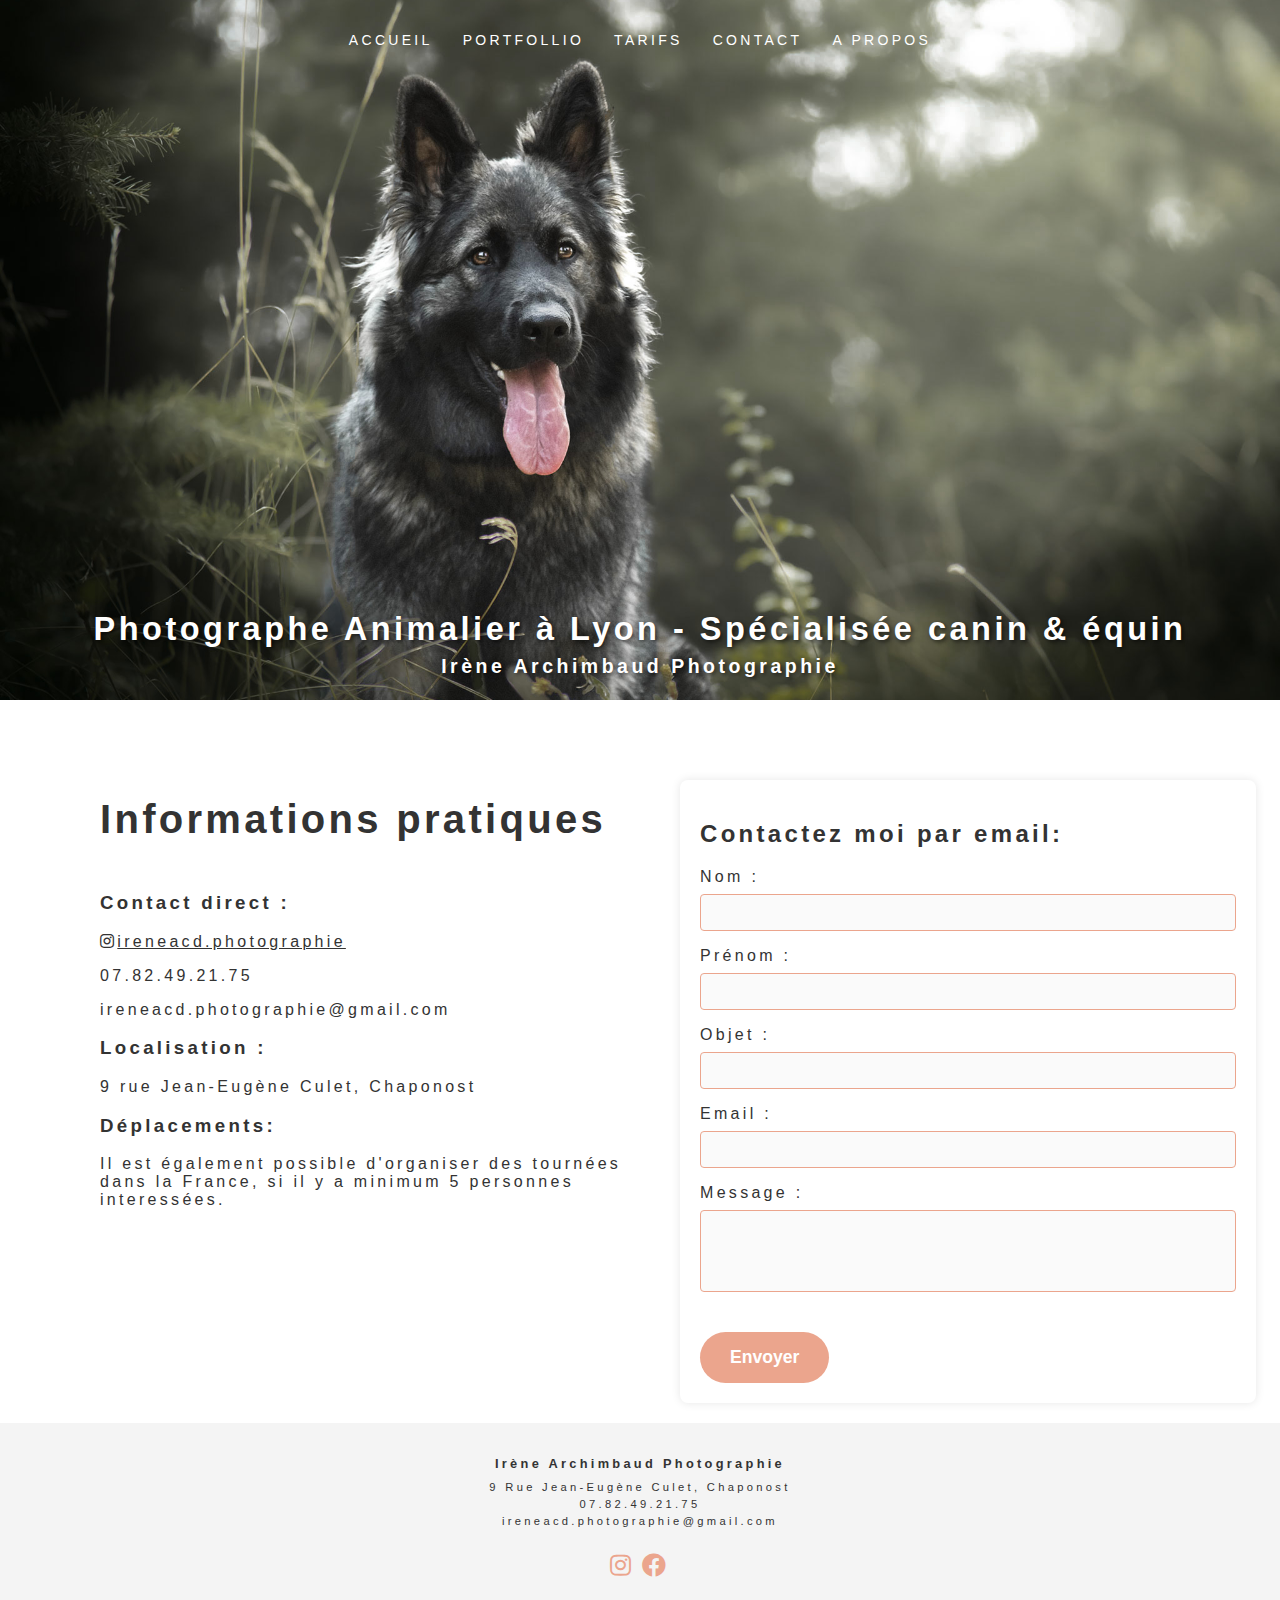
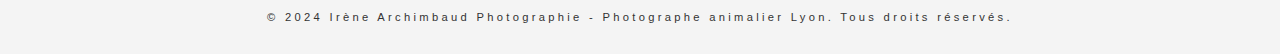
<file: app/pages/contact.html>
<!DOCTYPE html>
<html lang="fr">
    <head>
        <meta charset="UTF-8">
        <meta name="viewport" content="width=device-width, initial-scale=1">
        <title>Contact - Photographe Animalier Lyon - Irène Archimbaud</title>
        <meta name="description" content="Photographe animalier à Lyon spécialisée en photographie canine et équine. Shooting photo pour chiens, chevaux et animaux de compagnie en Rhône-Alpes.">
        <meta name="keywords" content="photographe animalier Lyon, photographe canin Lyon, shooting photo chien Lyon, photographe animalier Rhône-Alpes">
        <meta name="author" content="Irène Archimbaud">
        <link rel="stylesheet" type="text/css" href="../style.css">
        <link rel="stylesheet" href="https://cdnjs.cloudflare.com/ajax/libs/font-awesome/5.15.4/css/all.min.css">
        <link rel="icon" href="./img/photo-chien-dalmation-chiot-yeux-vairons-bleu-icon.png" type="image/x-icon">
        <meta property="og:title" content="Photographe Animalier Lyon - Irène Archimbaud">
        <meta property="og:description" content="Shooting photo pour chiens, chevaux et animaux de compagnie à Lyon et Rhône-Alpes.">
        <meta property="og:image" content="./img/photo-chien-dalmation-chiot-yeux-vairons-bleu-icon">
        <meta property="og:url" content="https://www.irene-archimbaud-photographie.fr">
        <meta name="robots" content="index, follow">
        <script src="../script.js"></script>
    </head>
    <body>

        <!-- NAV -->
        <nav class="menu-desktop">
            <ul>
                <li><a href="../index.html">ACCUEIL</a></li>
                <li><a href="./portfollio.html">PORTFOLLIO</a></li>
                <li><a href="./tarifs.html">TARIFS</a></li>
                <li><a href="./contact.html">CONTACT</a></li>
                <li><a href="./a-propos.html">A PROPOS</a></li>
            </ul>
        </nav>
        <nav class="menu-mobile">
            <ul>
                <li><a href="../index.html">ACCUEIL</a></li>
                <li><a href="./portfollio.html">PORTFOLLIO</a></li>
                <li><a href="./tarifs.html">TARIFS</a></li>
                <li><a href="./contact.html">CONTACT</a></li>
                <li><a href="./a-propos.html">A PROPOS</a></li>
            </ul>
        </nav>
        <div class="burger" onclick="toggleMenu()"><i class="fas fa-bars fa-lg"></i></div>
        <!-- END NAV -->

        <!-- HEADER -->
        <header class="contact-header" title="Irène Archimbaud Photographie">
            <div class="header-text">
                <h1>Photographe Animalier à Lyon - Spécialisée canin & équin</h1>
                <h2>Irène Archimbaud Photographie</h2>
            </div>
        </header>
        <!-- END HEADER -->

        <div class="page-formulaire">
            <div class="infos-pratiques">
                <h1>Informations pratiques</h1>
                <h3><b>Contact direct :</b></h3>
                <a href="https://www.instagram.com/ireneacd.photographie/?ref=marketsplash.com" target="_blank"><i class="fab fa-instagram"></i>ireneacd.photographie</a>
                <p>07.82.49.21.75</p>
                <p>ireneacd.photographie@gmail.com</p>
                <h3><b>Localisation :</b></h3>
                <p>9 rue Jean-Eugène Culet, Chaponost</p>
                <h3><b>Déplacements:</b></h3>
                <p>Il est également possible d'organiser des tournées dans la France, si il y a minimum 5 personnes interessées.</p>
            </div>
            <div class="formulaire-contact">
                <h2>Contactez moi par email:</h2>
                <form action="mailto:votre-email@example.com" method="post" enctype="text/plain">

                    <label for="nom">Nom :</label>
                    <input disabled="disabled" type="text" id="nom" name="nom" required>

                    <label for="prenom">Prénom :</label>
                    <input disabled="disabled" type="text" id="prenom" name="prenom" required>

                    <label for="objet">Objet :</label>
                    <input disabled="disabled" type="text" id="objet" name="objet" required>

                    <label for="email">Email :</label>
                    <input disabled="disabled" type="email" id="email" name="email" required>

                    <label for="message">Message :</label>
                    <textarea disabled="disabled" id="message" name="message" rows="4" required></textarea>

                    <button type="submit">Envoyer</button>
                </form>
            </div>
        </div>

        <div class="scroll-to-top" onclick="scrollToTop()">
            <span><i class="fas fa-arrow-up"></i></span>
        </div>

         <!-- FOOTER -->
         <footer>
            <div class="footer-content">
                <div class="footer-section">
                    <h3>Irène Archimbaud Photographie</h3>
                    <p>9 Rue Jean-Eugène Culet, Chaponost</p>
                    <p>07.82.49.21.75</p>
                    <p>ireneacd.photographie@gmail.com</p>
                </div>

                <div class="footer-section">
                    <a href="https://www.instagram.com/ireneacd.photographie/?ref=marketsplash.com" target="_blank"><i class="fab fa-instagram"></i></a>
                    <a href="https://sw-ke.facebook.com/people/Ir%C3%A8ne-Archimbaud/pfbid02fDUvWZr4VujfAxEv3zNWXDdwrP4ufVkagPwqPRzkut8VBBSekF5u6YAMTuXJtULpl/" target="_blank"><i class="fab fa-facebook"></i></a>
                </div>
            </div>

            <p class="copyright">&copy; 2024 Irène Archimbaud Photographie - Photographe animalier Lyon. Tous droits réservés.</p>
        </footer>
        <!-- END FOOTER -->
    </body>
</html>
</file>
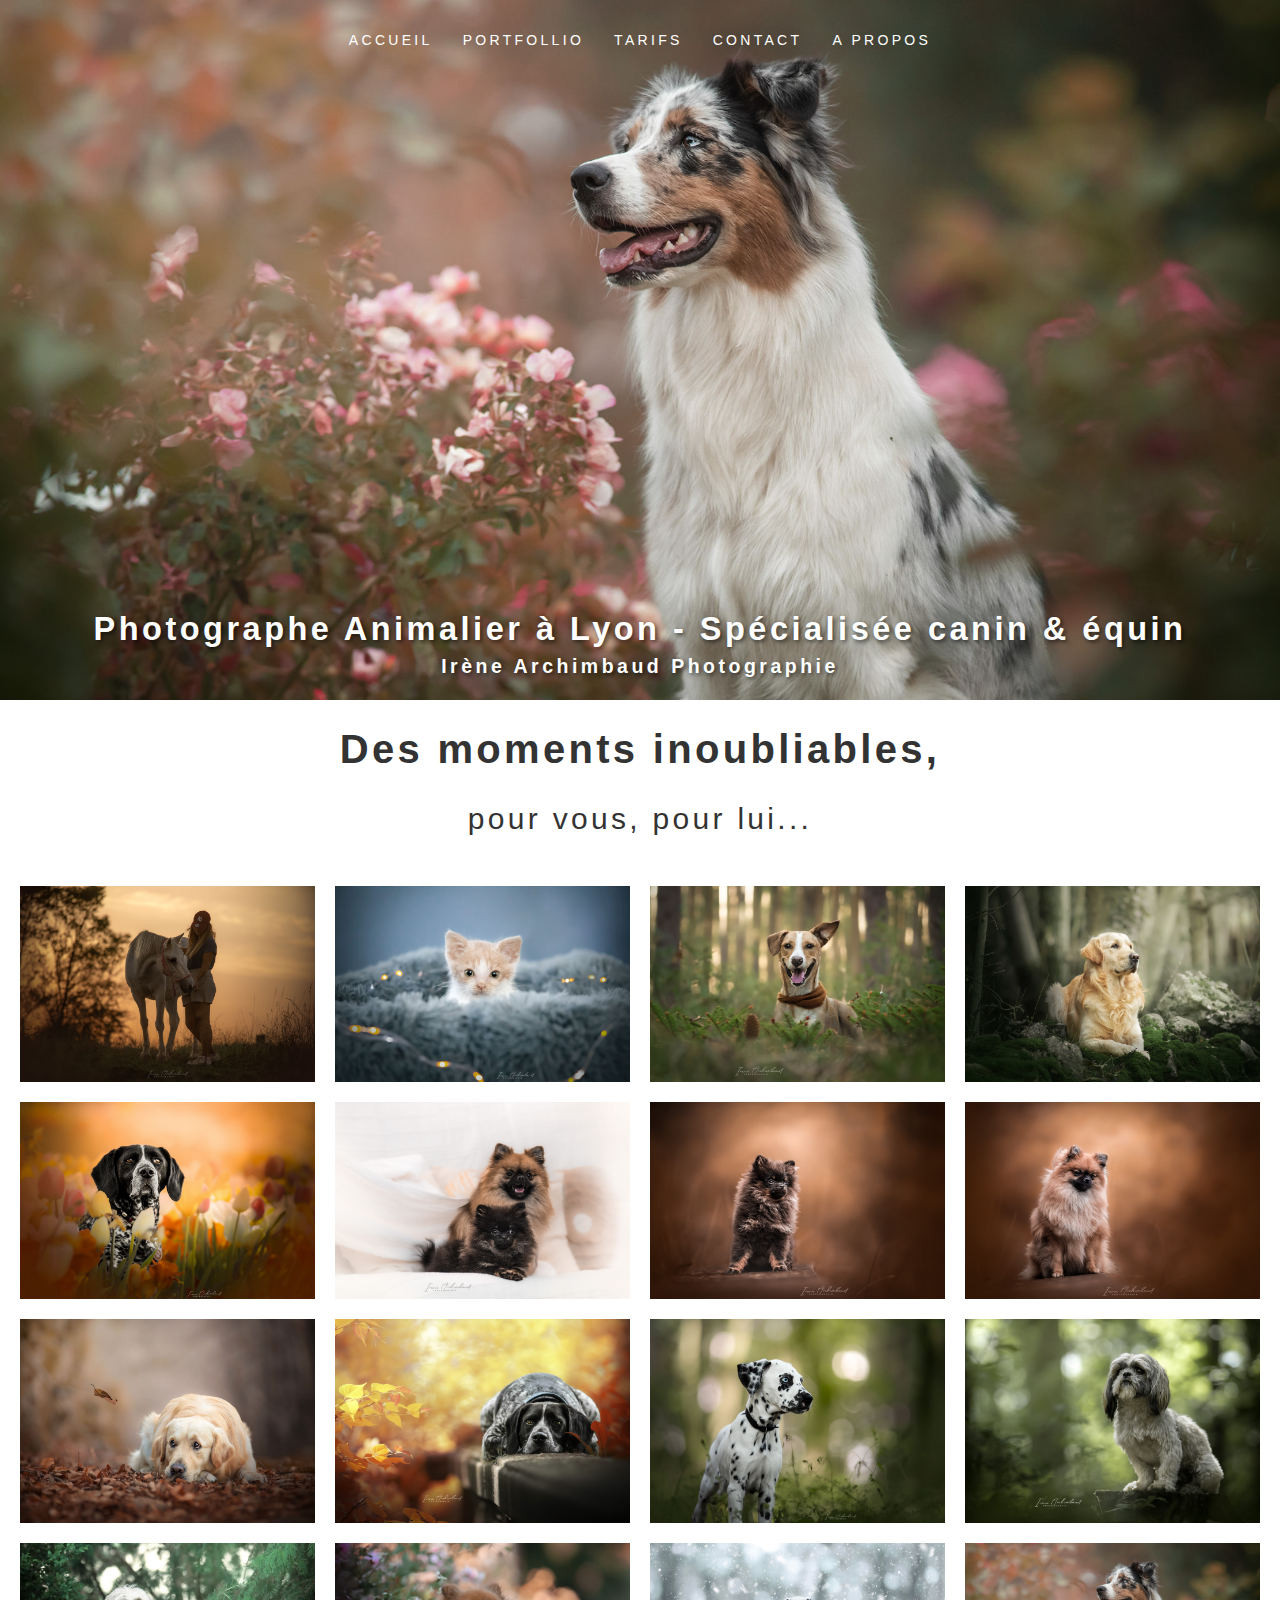
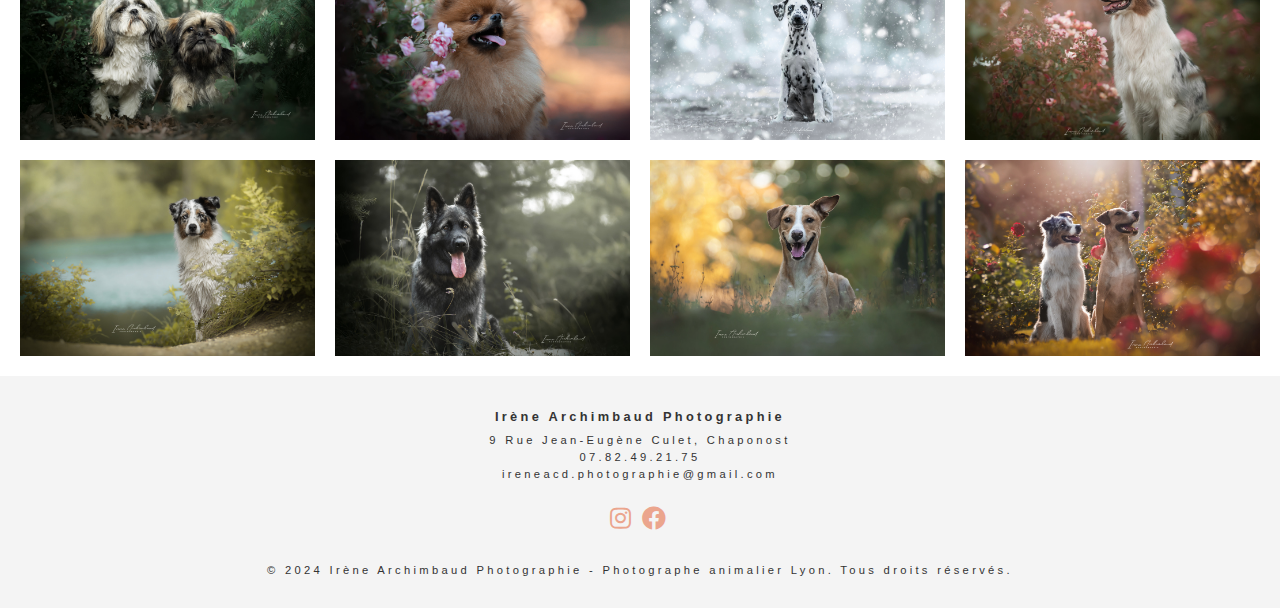
<file: app/pages/portfollio.html>
<!DOCTYPE html>
<html lang="fr">
    <head>
        <meta charset="UTF-8">
        <meta name="viewport" content="width=device-width, initial-scale=1">
        <title>Portfolio - Photographe Animalier Lyon - Irène Archimbaud</title>
        <meta name="description" content="Photographe animalier à Lyon spécialisée en photographie canine et équine. Shooting photo pour chiens, chevaux et animaux de compagnie en Rhône-Alpes.">
        <meta name="keywords" content="photographe animalier Lyon, photographe canin Lyon, shooting photo chien Lyon, photographe animalier Rhône-Alpes">
        <meta name="author" content="Irène Archimbaud">
        <link rel="stylesheet" type="text/css" href="../style.css">
        <link rel="stylesheet" href="https://cdnjs.cloudflare.com/ajax/libs/font-awesome/5.15.4/css/all.min.css">
        <link rel="icon" href="./img/photo-chien-dalmation-chiot-yeux-vairons-bleu-icon.png" type="image/x-icon">
        <meta property="og:title" content="Photographe Animalier Lyon - Irène Archimbaud">
        <meta property="og:description" content="Shooting photo pour chiens, chevaux et animaux de compagnie à Lyon et Rhône-Alpes.">
        <meta property="og:image" content="./img/photo-chien-dalmation-chiot-yeux-vairons-bleu-icon">
        <meta property="og:url" content="https://www.irene-archimbaud-photographie.fr">
        <meta name="robots" content="index, follow">
        <script src="../script.js"></script>
    </head>
    <body>

        <!-- NAV -->
        <nav class="menu-desktop">
            <ul>
                <li><a href="../index.html">ACCUEIL</a></li>
                <li><a href="./portfollio.html">PORTFOLLIO</a></li>
                <li><a href="./tarifs.html">TARIFS</a></li>
                <li><a href="./contact.html">CONTACT</a></li>
                <li><a href="./a-propos.html">A PROPOS</a></li>
            </ul>
        </nav>
        <nav class="menu-mobile">
            <ul>
                <li><a href="../index.html">ACCUEIL</a></li>
                <li><a href="./portfollio.html">PORTFOLLIO</a></li>
                <li><a href="./tarifs.html">TARIFS</a></li>
                <li><a href="./contact.html">CONTACT</a></li>
                <li><a href="./a-propos.html">A PROPOS</a></li>
            </ul>
        </nav>
        <div class="burger" onclick="toggleMenu()"><i class="fas fa-bars fa-lg"></i></div>
        <!-- END NAV -->

        <!-- HEADER -->
        <header class="portfolio-header" title="Irène Archimbaud Photographie">
            <div class="header-text">
                <h1>Photographe Animalier à Lyon - Spécialisée canin & équin</h1>
                <h2>Irène Archimbaud Photographie</h2>
            </div>
        </header>
        <!-- END HEADER -->

        <div class="text-portfolio">
            <h1 class="title">Des moments inoubliables,</h1>
            <p class="paragraph">pour vous, pour lui...</p>
        </div>

        <div class="gallery">
            <div class="photo"><img src="../img/photo-cheval-poney-sunset-coucher-de-soleil.jpg" alt="Cheval blanc et sa propriétaire au coucher de soleil"></div>
            <div class="photo"><img src="../img/photo-chat-chaton-beige-blanc-roux-mignon.jpg" alt="Chaton roux et blanc dans son panier cocooning"></div>
            <div class="photo"><img src="../img/photo-chien-mignon-foret-couleur-beige-blanc.jpg" alt="Chien mignon beige et blanc en forêt"></div>
            <div class="photo"><img src="../img/photo-chien-golden-retriever-couleur-sable-foret-majestueux.jpeg" alt="Chien golden retriever majestueux, en forêt"></div>
            <div class="photo"><img src="../img/photo-chien-braque-noir-blanc-moucheté-printemps-tulipes-fleurs.JPG" alt="Chien braque noir et blanc dans les tulipes oranges du printemps"></div>
            <div class="photo"><img src="../img/photo-chiens-chiots-spitz-nains-couleur-marron-sable-noir-interieur-mignons.JPG" alt="Deux chiens spitz nains sur un canapé"></div>
            <div class="photo"><img src="../img/photo-chien-chiot-spitz-nain-couleur-marron-noir-mignon.JPG" alt="Chiot spitz nain marron avec décor automnal"></div>
            <div class="photo"><img src="../img/photo-chien-spitz-nain-couleur-sable-beige-noir.JPG" alt="Chien spitz nain beige avec décor automnal"></div>
            <div class="photo"><img src="../img/photo-chien-golden-retriever-automne-couleur-sable-feuille-foret.JPG" alt="Chien golden retriever regardant une feuille d'automne tomber"></div>
            <div class="photo"><img src="../img/photo-chien-braque-noir-blanc-moucheté-automne.JPG" alt="Chien braque noir et blanc en automne"></div>
            <div class="photo"><img src="../img/photo-chien-dalmation-chiot-yeux-vairons-bleu.JPG" alt="Chiot dalmatien aux yeux vairons, portrait"></div>
            <div class="photo"><img src="../img/photo-chien-shih-tzu-shihtzu-foret-bland-gris.JPG" alt="Chien Shih Tzu sur une souche d'arbre en forêt"></div>
            <div class="photo"><img src="../img/photo-chiens-chiots-shihtzu-shih-tzu-couleur-gris-blanc-noir-marrons-mignons-foret.JPG" alt="Deux chiens shih tzu mignons en foret"></div>
            <div class="photo"><img src="../img/photo-chien-spitz-nain-couleur-sable-roux-mignon-jardin-roses.JPG" alt="Chien spitz nain roux dans un buisson fleuri"></div>
            <div class="photo"><img src="../img/photo-chien-dalmatien-chiot-neige-yeux-vairons-bleu.JPG" alt="Chiot dalmatien dans un paysage hivernal enneigé"></div>
            <div class="photo"><img src="../img/photo-chien-berger-australien-couleur-bleu-merle-yeux-bleu-marron-vairons-jardin-roses.JPG" alt="Chien berger australien bleu merle dans les roses"></div>
            <div class="photo"><img src="../img/photo-chien-berger-australien-couleur-bleu-merle-yeux-bleu-marron-vairons-lac.JPG" alt="Chien berger australien bleu merle devant un lac"></div>
            <div class="photo"><img src="../img/photo-chien-berger-allemand-poils-longs-couleur-gris-blanc-noir.JPG" alt="Chien berger allemand gris poils longs en foret de pins"></div>
            <div class="photo"><img src="../img/photo-chien-beige-blanc-mignon.JPG" alt="Chien beige et blanc couché par terre"></div>
            <div class="photo"><img src="../img/photo-chiens-assis-feerique-berger-australien-jardin-roses.JPG" alt="Deux chiens assis dans un jardin de roses féérique"></div>
        </div>

        <div class="scroll-to-top" onclick="scrollToTop()">
            <span><i class="fas fa-arrow-up"></i></span>
        </div>

         <!-- FOOTER -->
         <footer>
            <div class="footer-content">
                <div class="footer-section">
                    <h3>Irène Archimbaud Photographie</h3>
                    <p>9 Rue Jean-Eugène Culet, Chaponost</p>
                    <p>07.82.49.21.75</p>
                    <p>ireneacd.photographie@gmail.com</p>
                </div>

                <div class="footer-section">
                    <a href="https://www.instagram.com/ireneacd.photographie/?ref=marketsplash.com" target="_blank"><i class="fab fa-instagram"></i></a>
                    <a href="https://sw-ke.facebook.com/people/Ir%C3%A8ne-Archimbaud/pfbid02fDUvWZr4VujfAxEv3zNWXDdwrP4ufVkagPwqPRzkut8VBBSekF5u6YAMTuXJtULpl/" target="_blank"><i class="fab fa-facebook"></i></a>
                </div>
            </div>

            <p class="copyright">&copy; 2024 Irène Archimbaud Photographie - Photographe animalier Lyon. Tous droits réservés.</p>
        </footer>
        <!-- END FOOTER -->
    </body>
</html>
</file>
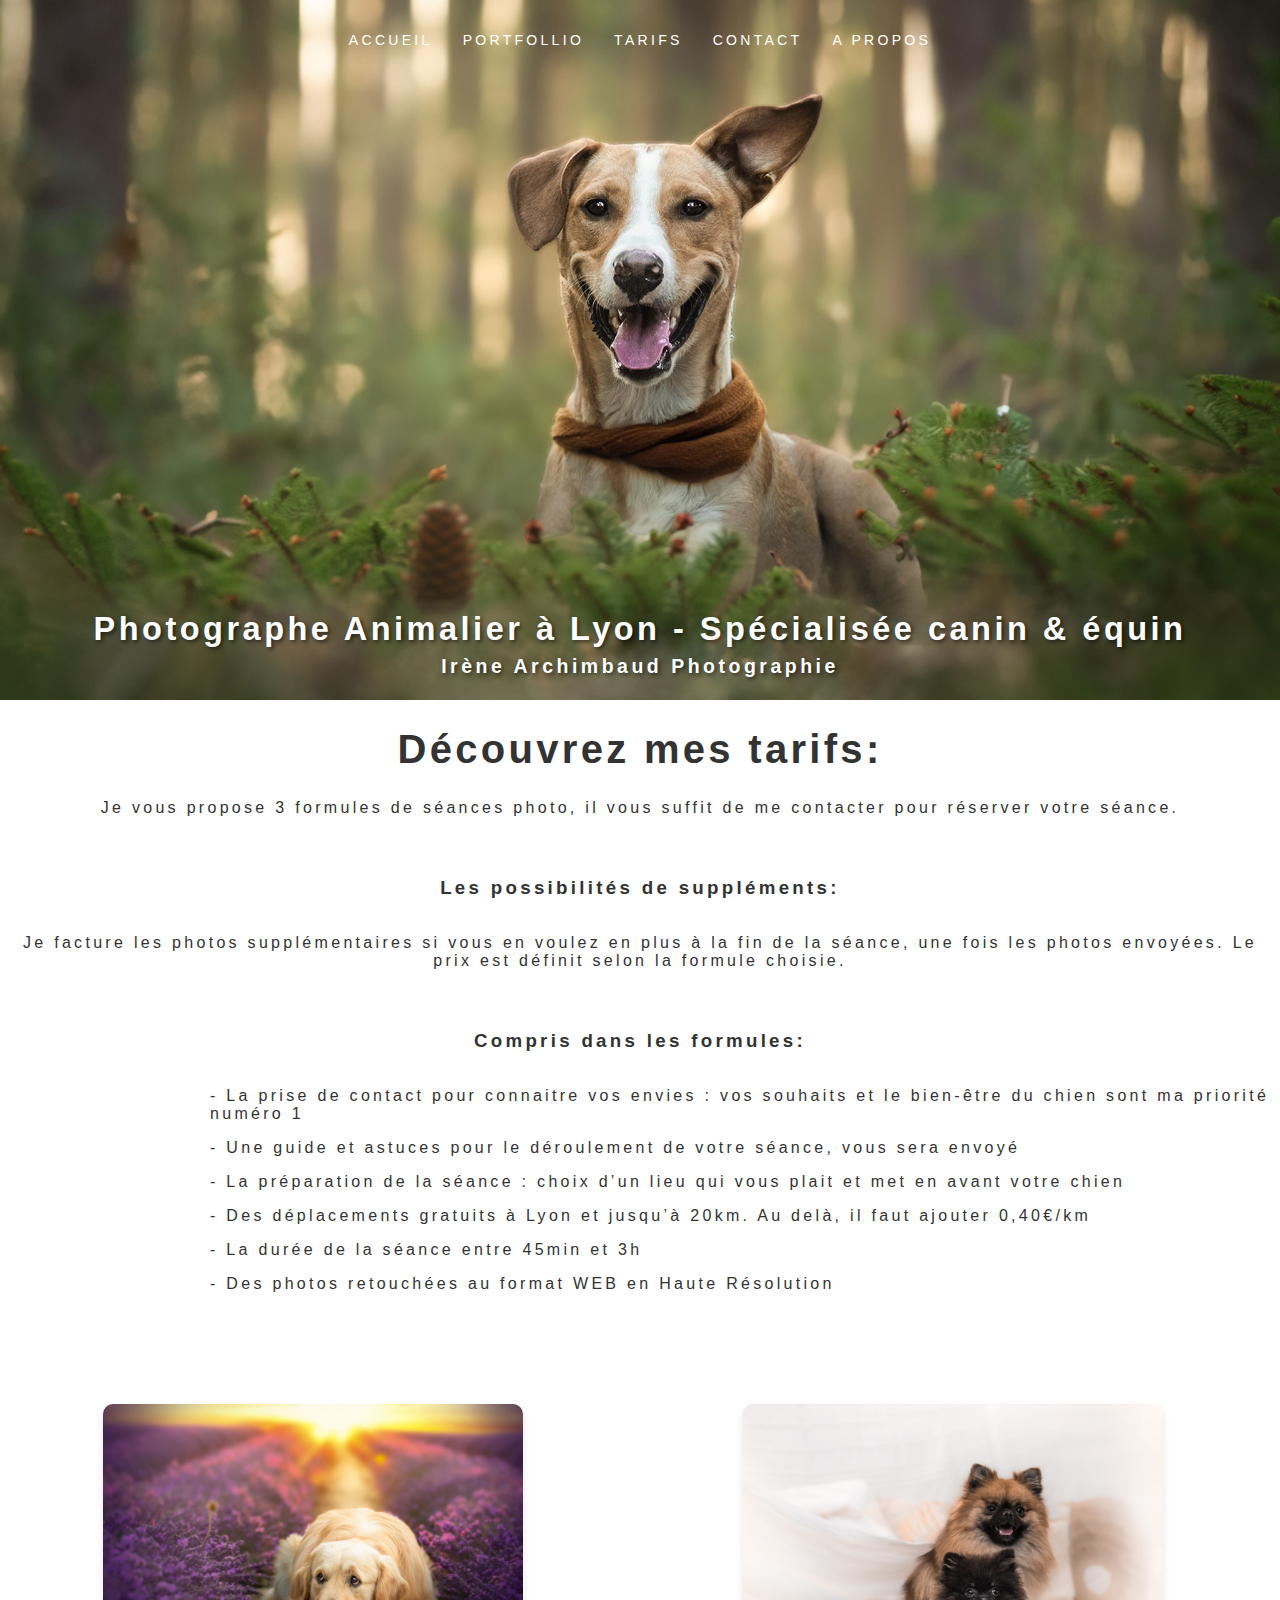
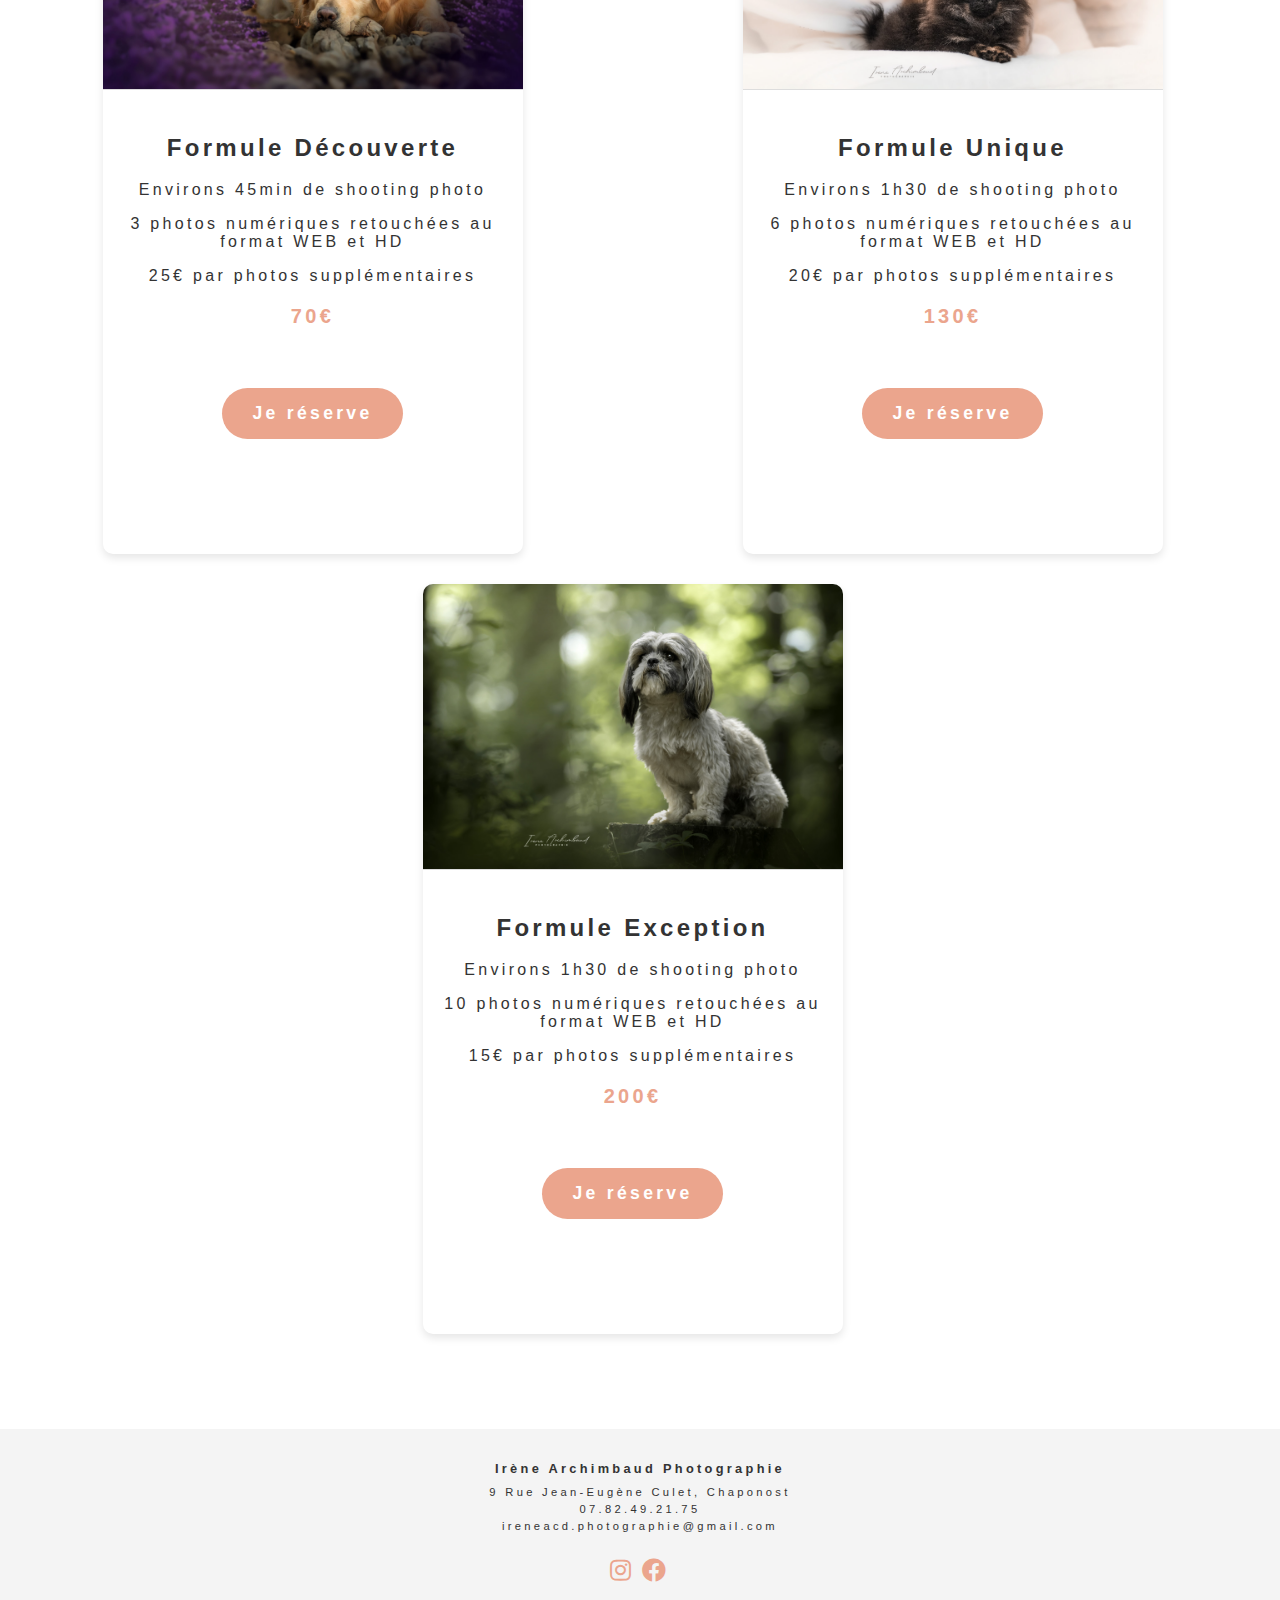
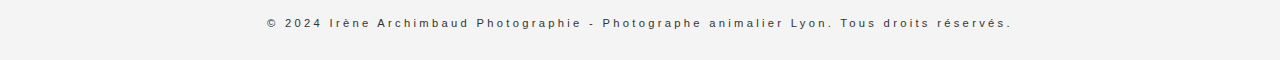
<file: app/pages/tarifs.html>
<!DOCTYPE html>
<html lang="fr">
    <head>
        <meta charset="UTF-8">
        <meta name="viewport" content="width=device-width, initial-scale=1">
        <title>Tarifs - Photographe Animalier Lyon - Irène Archimbaud</title>
        <meta name="description" content="Photographe animalier à Lyon spécialisée en photographie canine et équine. Shooting photo pour chiens, chevaux et animaux de compagnie en Rhône-Alpes.">
        <meta name="keywords" content="photographe animalier Lyon, photographe canin Lyon, shooting photo chien Lyon, photographe animalier Rhône-Alpes">
        <meta name="author" content="Irène Archimbaud">
        <link rel="stylesheet" type="text/css" href="../style.css">
        <link rel="stylesheet" href="https://cdnjs.cloudflare.com/ajax/libs/font-awesome/5.15.4/css/all.min.css">
        <link rel="icon" href="./img/photo-chien-dalmation-chiot-yeux-vairons-bleu-icon.png" type="image/x-icon">
        <meta property="og:title" content="Photographe Animalier Lyon - Irène Archimbaud">
        <meta property="og:description" content="Shooting photo pour chiens, chevaux et animaux de compagnie à Lyon et Rhône-Alpes.">
        <meta property="og:image" content="./img/photo-chien-dalmation-chiot-yeux-vairons-bleu-icon">
        <meta property="og:url" content="https://www.irene-archimbaud-photographie.fr">
        <meta name="robots" content="index, follow">
        <script src="../script.js"></script>
    </head>
    <body>

        <!-- NAV -->
        <nav class="menu-desktop">
            <ul>
                <li><a href="../index.html">ACCUEIL</a></li>
                <li><a href="./portfollio.html">PORTFOLLIO</a></li>
                <li><a href="./tarifs.html">TARIFS</a></li>
                <li><a href="./contact.html">CONTACT</a></li>
                <li><a href="./a-propos.html">A PROPOS</a></li>
            </ul>
        </nav>
        <nav class="menu-mobile">
            <ul>
                <li><a href="../index.html">ACCUEIL</a></li>
                <li><a href="./portfollio.html">PORTFOLLIO</a></li>
                <li><a href="./tarifs.html">TARIFS</a></li>
                <li><a href="./contact.html">CONTACT</a></li>
                <li><a href="./a-propos.html">A PROPOS</a></li>
            </ul>
        </nav>
        <div class="burger" onclick="toggleMenu()"><i class="fas fa-bars fa-lg"></i></div>
        <!-- END NAV -->

        <!-- HEADER -->
        <header class="tarifs-header" title="Irène Archimbaud Photographie">
            <div class="header-text">
                <h1>Photographe Animalier à Lyon - Spécialisée canin & équin</h1>
                <h2>Irène Archimbaud Photographie</h2>
            </div>
        </header>
        <!-- END HEADER -->

        <div class="tarifs-text">
            <h1>Découvrez mes tarifs:</h1>
            <p>Je vous propose 3 formules de séances photo, il vous suffit de me contacter pour réserver votre séance.</p>
            <h3>Les possibilités de suppléments:</h3>
            <p>Je facture les photos supplémentaires si vous en voulez en plus à la fin de la séance, une fois les photos envoyées. Le prix est définit selon la formule choisie.</p>
            <h3>Compris dans les formules:</h3>
            <div class="seance-photo">
                <p>- La prise de contact pour connaitre vos envies : vos souhaits et le bien-être du chien sont ma priorité numéro 1
                <p>- Une guide et astuces pour le déroulement de votre séance, vous sera envoyé</p>
                <p>- La préparation de la séance : choix d’un lieu qui vous plait et met en avant votre chien</p>
                <p>- Des déplacements gratuits à Lyon et jusqu’à 20km. Au delà, il faut ajouter 0,40€/km</p>
                <p>- La durée de la séance entre 45min et 3h</p>
                <p>- Des photos retouchées au format WEB en Haute Résolution</p>
            </div>
        </div>

        <div class="tarifs-page">
            <div class="card">
                <img src="../img/photo-chien-golden-retriever-couleur-beige-sable-lavandes-sunset-coucher-de-soleil.jpg" alt="Chien golden retriever au coucher de soleil dans les lavandes">
                <div class="card-description">
                    <h2>Formule Découverte</h2>
                    <p>Environs 45min de shooting photo</p>
                    <p>3 photos numériques retouchées au format WEB et HD</p>
                    <p>25€ par photos supplémentaires</p>
                    <p class="price">70€</p>
                </div>
                <a href="./contact.html">Je réserve</a>
            </div>
            
            <div class="card">
                <img src="../img/photo-chiens-chiots-spitz-nains-couleur-marron-sable-noir-interieur-mignons.JPG" alt="Deux chiens spitz nains sur un canapé">
                <div class="card-description">
                    <h2>Formule Unique</h2>
                    <p>Environs 1h30 de shooting photo</p>
                    <p>6 photos numériques retouchées au format WEB et HD</p>
                    <p>20€ par photos supplémentaires</p>
                    <p class="price">130€</p>
                </div>
                <a href="./contact.html">Je réserve</a>
            </div>
            
            <div class="card">
                <img src="../img/photo-chien-shih-tzu-shihtzu-foret-bland-gris.JPG" alt="Chien Shih Tzu sur une souche d'arbre en forêt">
                <div class="card-description">
                    <h2>Formule Exception</h2>
                    <p>Environs 1h30 de shooting photo</p>
                    <p>10 photos numériques retouchées au format WEB et HD</p>
                    <p>15€ par photos supplémentaires</p>
                    <p class="price">200€</p>
                </div>
                <a href="./contact.html">Je réserve</a>
            </div>
        </div>

        <div class="scroll-to-top" onclick="scrollToTop()">
            <span><i class="fas fa-arrow-up"></i></span>
        </div>

         <!-- FOOTER -->
         <footer>
            <div class="footer-content">
                <div class="footer-section">
                    <h3>Irène Archimbaud Photographie</h3>
                    <p>9 Rue Jean-Eugène Culet, Chaponost</p>
                    <p>07.82.49.21.75</p>
                    <p>ireneacd.photographie@gmail.com</p>
                </div>

                <div class="footer-section">
                    <a href="https://www.instagram.com/ireneacd.photographie/?ref=marketsplash.com" target="_blank"><i class="fab fa-instagram"></i></a>
                    <a href="https://sw-ke.facebook.com/people/Ir%C3%A8ne-Archimbaud/pfbid02fDUvWZr4VujfAxEv3zNWXDdwrP4ufVkagPwqPRzkut8VBBSekF5u6YAMTuXJtULpl/" target="_blank"><i class="fab fa-facebook"></i></a>
                </div>
            </div>

            <p class="copyright">&copy; 2024 Irène Archimbaud Photographie - Photographe animalier Lyon. Tous droits réservés.</p>
        </footer>
        <!-- END FOOTER -->
    </body>
</html>
</file>
<file: app/style.css>
body {
    font-family: 'Open Sans', sans-serif;
    margin: 0;
    padding: 0;
    box-sizing: border-box;
    background-color: white;
    color: #333;
    letter-spacing: 3.3px;
}

h1 {
    font-size: 2.5em;
    color: #333;
    text-align: center;
}

/* NAVBAR */

nav {
    background-color: transparent;
    display: flex;
    justify-content: center;
    align-items: center;
    z-index: 100;
    position: absolute;
    top: 15px;
    left: 0;
    right: 0;
    width: 100%;
}

nav ul {
    list-style: none;
    display: flex;
    padding: 0;
}

nav a {
    text-decoration: none;
    color: white;
    font-size: 14px;
    letter-spacing: 3.3px;
    padding: 15px
}

nav a:hover {
    color: #333;
}

.burger {
    display: none;
}

.menu-desktop {
    display: flex;
}

.menu-mobile {
    display: none;
}

@media (max-width: 756px) {

    .menu-desktop {
        display: none;
    }

    nav ul{
        background-color: #eba58d;
        display: flex;
        flex-direction: column;
        justify-content: center;
        align-items: left;
        z-index: 100;
        position: absolute;
        top: 25px;
        right: 33px;
        width: 280px;
    }

    nav ul li {
        padding: 30px;
        border-bottom: white;
        border-bottom-style: solid;
        border-bottom-width: 1px;
        border-bottom-color: rgba(255, 255, 255, 0.3);
    }
    

    .burger {
        display: block;
        background-color: transparent;
        z-index: 100;
        position: absolute;
        top: 30px;
        right: 30px;
        color: white;
        cursor: pointer;
        line-height: 20px;
    }
}

/* END NAVBAR */


/* HEADER */

header {
    background-image: url('./img/photo-chien-dalmation-chiot-yeux-vairons-bleu.JPG');
    position: relative;
    height: 700px;
    display: flex;
    justify-content: center;
    align-items: center;
    flex-flow: column;
    background-position-y: 30%;
    background-size: cover;
    background-repeat: no-repeat;
    object-fit: cover;
}

.header-text {
    position: absolute;
    bottom: 10px;
    text-align: center;
    color: white;
    font-size: 13px;
    letter-spacing: 3.5px;
    line-height: 15px;
    text-shadow: 2px 2px 4px rgba(0, 0, 0, 0.6);
}

header h1 {
    color: white;
}

.portfolio-header {
    background-image: url('./img/photo-chien-berger-australien-couleur-bleu-merle-yeux-bleu-marron-vairons-jardin-roses.JPG');
    background-position-y: 15%;
    background-size: cover;
    background-repeat: no-repeat;
    object-fit: cover;
}

.a-propos-header {
    background-image: url('./img/photo-chien-golden-retriever-couleur-beige-sable-lavandes-sunset-coucher-de-soleil.jpg');
    background-position-y: 70%;
    background-size: cover;
    background-repeat: no-repeat;
    object-fit: cover;
}

.contact-header {
    background-image: url('./img/photo-chien-berger-allemand-poils-longs-couleur-gris-blanc-noir.JPG');
    background-position-y: 25%;
    background-size: cover;
    background-repeat: no-repeat;
    object-fit: cover;
}

.tarifs-header {
    background-image: url('./img/photo-chien-mignon-foret-couleur-beige-blanc.jpg');
    background-position-y: 35%;
    background-size: cover;
    background-repeat: no-repeat;
    object-fit: cover;
}

@media (max-width: 1250px) {
    .header-text {
        position: absolute;
        bottom: 10px;
        text-align: center;
        color: white;
        font-size: 8px;
        line-height: 22px;
        letter-spacing: 3.5px;
        text-shadow: 2px 2px 4px rgba(0, 0, 0, 0.6);
    }

    .tarifs-header, .contact-header, .a-propos-header, .portfolio-header, header {
        background-position: center;
        height: 500px;
    }
}

/* END HEADERS */


/* PORTFOLIO PAGE */

.portfolio-preview {
    display: flex;
}

.portfolio-item {
    flex: 1;
    margin: 0 10px;
    text-align: center;
}

.text-portfolio {
    text-align: center;
    margin: auto;
}

.portfolio-item img {
    max-width: 100%;
    height: auto;
    border: 1px solid #ddd;
    border-radius: 4px;
}

.gallery {
    display: grid;
    grid-template-columns: repeat(4, 1fr);
    gap: 20px;
    padding: 20px;
}

.photo {
    position: relative;
    overflow: hidden;
}

.photo img {
    width: 100%;
    height: 100%;
    object-fit: cover;
    display: block;
    transition: transform 0.3s ease-in-out;
}

.photo:hover img {
    transform: scale(1.1);
    cursor: pointer;
}

.paragraph {
    font-family: 'Open Sans', sans-serif;
    color: #333;
    font-size: 30px;
}

@media (max-width: 1250px) {
    .gallery {
        display: grid;
        grid-template-columns: repeat(2, 1fr);
        gap: 10px;
        padding: 20px;
    }

    .item-desktop {
        display: none;
    }
}

/* END PORTFOLIO PAGE */


/* INDEX PAGE */

.container {
    width: 80%;
    margin: 0 auto;
}

section {
    padding: 60px 0;
    display: flex;
    text-align: center;
}

section h2 {
    font-size: 2.5em;
    color: #333;
    text-align: center;
}

section a {
    display: inline-block;
    margin-top: 20px;
    padding: 15px 30px;
    text-decoration: none;
    background-color: #eba58d;
    border-radius: 30px;
    font-weight: bold;
    color: white;
    font-size: 1.1em;
    transition: transform 0.3s ease-in-out;
}

section a:hover {
    transform: scale(1.1);
}

.overlay {
    position: absolute;
    top: 0;
    left: 0;
    width: 100%;
    height: 100%;
    background: rgba(0, 0, 0, 0.45);
    display: flex;
    align-items: center;
    justify-content: center;
    color: #ffffff;
}

.overlay h1 {
    font-size: 2em;
    color: #ffffff;
    letter-spacing: 2px;
    font-family: 'Open Sans', sans-serif;
    text-align: center;
    width: 700px;
    word-spacing: 10px;
    line-height: 60px;
    text-shadow: 2px 2px 4px rgba(0, 0, 0, 0.6);
}

.overlay img {
    max-width: 80%;
    max-height: 80%;
    object-fit: cover;
}

.overlay:target {
    display: flex;
}

.banner-image-container {
    position: relative;
    background: url('./img/photo-chien-spitz-nain-couleur-sable-beige-noir.JPG') center/cover no-repeat fixed;
    height: 540px;
    overflow: hidden;
}

#contact ul li a {
    background-color: transparent;
    color: #eba58d;
    width: 800px;
    display: inline;
}

#contact ul {
    list-style: none;
}

/* END INDEX PAGE */

/* FLECHE COMPONENT */

.scroll-to-top {
    position: fixed;
    bottom: 50px;
    right: 50px;
    padding-bottom: 5px;
    background-color: white;
    color: #333;
    width: 40px;
    height: 35px;
    border-radius: 50%;
    display: flex;
    justify-content: center;
    align-items: center;
    cursor: pointer;
    opacity: 0;
    transition: opacity 0.3s ease;
    box-shadow: rgba(0, 0, 0, 0.24) 0px 3px 8px;
}

.scroll-to-top i {
    margin-left: 5px;
    margin-top: 5px;
}

.scroll-to-top.show {
    opacity: 1;
}

/* END FLECHE COMPONENT */


/* CONTACT PAGE */

.formulaire-contact {
    max-width: 600px;
    margin: 20px auto;
    padding: 20px;
    border-radius: 8px;
    box-shadow: rgba(0, 0, 0, 0.24) 0px 3px 8px;
    box-shadow: 0 0 10px rgba(0, 0, 0, 0.1);
    margin-top: 30px;
}

form label {
    display: block;
    margin-bottom: 8px;
    color: #333333;
}

input, textarea {
    width: 100%;
    padding: 10px;
    margin-bottom: 16px;
    border: 1px solid #eba58d;
    border-radius: 4px;
    box-sizing: border-box;
    resize: none;
}

button {
    display: inline-block;
    margin-top: 20px;
    padding: 15px 30px;
    text-decoration: none;
    background-color: #eba58d;
    border-radius: 30px;
    font-weight: bold;
    color: white;
    font-size: 1.1em;
    transition: transform 0.3s ease-in-out;
    border: none;
    cursor: pointer;
}

button:hover {
    transform: scale(1.1);
}

.page-formulaire {
    display: flex;
    flex-direction: row;
    justify-content: space-between;
    margin-left: 80px;
    margin-top: 50px;
}

.infos-pratiques,
.formulaire-contact {
    flex-basis: 48%;
    padding: 20px;
    box-sizing: border-box;
}

.page-formulaire .infos-pratiques h1 {
    text-align: left;
    margin-bottom: 50px;
}

.infos-pratiques a {
    color: #333;
}

@media (max-width: 1250px) {
    .page-formulaire {
        display: flex;
        flex-direction: column;
        align-items: center;
        text-align: center;
        padding: 0;
    }

    .formulaire-contact {
        margin: 0;
    }

    .page-formulaire {
        margin: 0;
    }

    .infos-pratiques {
        display: flex;
        flex-direction: column;
        align-items: center;
        text-align: center;
    }

    .infos-pratiques h1 {
        display: inline-flex;
        text-align: center;
        margin: auto;
    }
}

/* END CONTACT PAGE */


/* FOOTER */

footer {
    background-color: #f4f4f4;
    color: #333333;
    padding: 20px;
    text-align: center;
}

.footer-content {
    display: flex;
    flex-direction: column;
    justify-content: center;
    align-items: center;
}

.footer-section {
    flex-basis: 20%;
    margin-bottom: 20px;
}

.footer-section h3 {
    font-size: 0.8em;
    margin-bottom: 10px;
}

.footer-section p {
    font-size: 0.7em;
    margin: 5px 0;
}

.footer-section a {
    color: #eba58d;
    text-decoration: none;
    font-size: 1.5em;
}

.copyright {
    font-size: 0.7em;
}

/* END FOOTER */


/* A PROPOS */

.profile-image {
    border-radius: 50%;
    overflow: hidden;
    margin-right: 20px;
    width: 400px;
    height: 400px;
}

.profile-image img {
    width: 100%;
    height: 100%;
    object-fit: cover;
    object-position: 50% 50%;
}

.a-propos-de-moi {
    display: flex;
    flex-direction: row;
    align-items: center;
    vertical-align: middle;
    justify-content: space-around;
}

.a-propos-de-moi p {
    width: 800px;
}

.image-section img {
    overflow: hidden;
    margin-right: 20px;
    width: 700px;
    height: 400px;
    border-radius: 4px;
    object-fit: cover;
    margin: 40px;
}

.a-propos-text {
    width: 1000px;
}

.a-propos-mobile {
    display: none;
}

@media (max-width: 1250px) {

    .a-propos-text {
        width: 100%;
    }

    .a-propos-de-moi {
        display: flex;
        flex-direction: column;
    }

    .a-propos-de-moi p {
        width: 100%;
    }

    .profile-image {
        border-radius: 5px;
        overflow: hidden;
        margin-right: 20px;
        width: 23rem;
        height: 15rem;
    }

    .profile-image img {
        width: 100%;
        height: 100%;
        object-fit: cover;
        object-position: 50% 50%;
    }

    .image-section {
        width: 80%;
        margin: auto;
        overflow: hidden;
        display: flex;
        justify-content: center;
        align-items: center;
    }
    
    .image-section img {
        width: 100%;
        height: 100%;
        max-width: 100%;
        max-height: 100%;
        object-fit: cover;
        margin: 0;
        border-radius: 4px;
    }

    .a-propos-desktop {
        display: none;
    }

    .a-propos-mobile {
        display: block;
    }

    .about {
        display: flex;
        flex-direction: column;
        align-items: center;
        text-align: center;
    }
}

/* END A PROPOS */


/* TARIFS PAGE */

.card {
    width: 420px;
    height: 750px;
    margin: 15px;
    border-radius: 10px;
    overflow: hidden;
    box-shadow: 0 4px 8px rgba(0, 0, 0, 0.1);
    background-color: #fff;
    margin-right: 30px;
    transition: transform 0.3s ease-in-out;
}

.card img {
    width: 100%;
    height: 285px;
    border-bottom: 1px solid #ddd;
    object-fit: cover;
}

.card-description {
    padding: 20px;
}

.price {
    font-size: 1.25rem;
    font-weight: bold;
    color: #eba58d;
}

.tarifs-page {
    display: flex;
    flex-direction: row;
    flex-wrap: wrap;
    justify-content: space-around;
    align-items: center;
    text-align: center;
    padding-bottom: 80px;
    padding-top: 80px;
}

.tarifs-text {
    text-align: center;
}

.card a {
    display: inline-block;
    margin-top: 20px;
    padding: 15px 30px;
    text-decoration: none;
    background-color: #eba58d;
    border-radius: 30px;
    font-weight: bold;
    color: white;
    font-size: 1.1em;
    transition: transform 0.3s ease-in-out;
}

.card a:hover {
    transform: scale(1.1);
}

.seance-photo {
    text-align: left;
    margin-left: 210px;
}

.tarifs-text h3 {
    margin-bottom: 35px;
    margin-top: 60px;
}

.card:hover {
    transform: scale(1.1);
}

@media (max-width: 1250px) {
    .tarifs-page {
        text-align: center;
    }

    .card {
        margin-right: 0;
        margin-left: 0;
    }

    .seance-photo {
        margin: auto;
        text-align: center;
    }
}

/* END TARIFS PAGE */

@media (max-width: 1250px) {
    section {
        padding: 25px 0;
    }

    .profile-image-index {
        margin: 0;
    }
}
</file>
